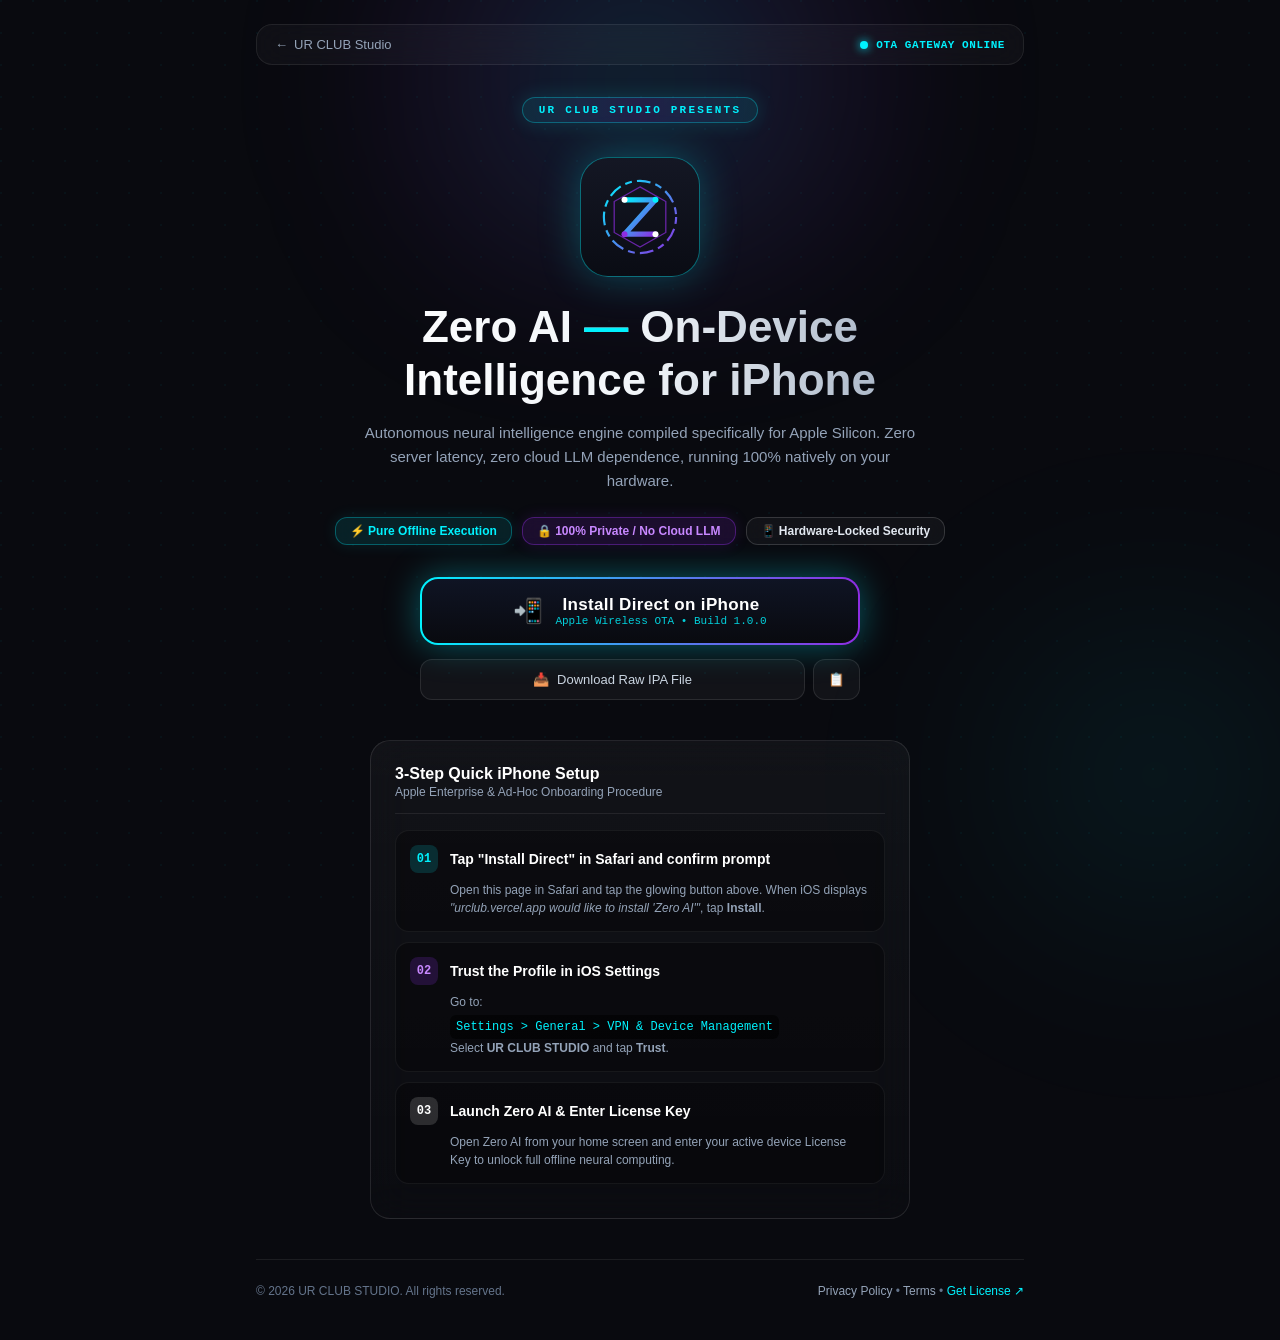
<file: zeroai/index.html>
<!DOCTYPE html>
<html lang="en">
<head>
  <meta charset="UTF-8">
  <meta name="viewport" content="width=device-width, initial-scale=1.0, maximum-scale=1.0, user-scalable=no, viewport-fit=cover">
  <title>Zero AI — On-Device Intelligence for iPhone | UR CLUB STUDIO</title>
  <meta name="description" content="Zero AI on-device neural intelligence agent for iOS. Direct OTA enterprise installation, zero cloud LLM latency, 100% private and hardware-locked security.">
  <meta name="theme-color" content="#090A0F">
  
  <link rel="icon" type="image/png" href="/zeroai/icon-57.png">
  <link rel="apple-touch-icon" href="/zeroai/icon-512.png">

  <style>
    *, *::before, *::after {
      box-sizing: border-box;
      margin: 0;
      padding: 0;
    }
    body {
      background-color: #090A0F;
      color: #E2E8F0;
      font-family: -apple-system, BlinkMacSystemFont, "Segoe UI", Roboto, Helvetica, Arial, sans-serif;
      min-height: 100vh;
      display: flex;
      flex-direction: column;
      overflow-x: hidden;
      selection-background-color: rgba(0, 242, 254, 0.3);
    }
    ::selection {
      background: rgba(0, 242, 254, 0.3);
      color: #FFFFFF;
    }
    .ambient-glow-top {
      position: fixed;
      top: -120px;
      left: 50%;
      transform: translateX(-50%);
      width: 600px;
      height: 400px;
      background: radial-gradient(circle, rgba(0,242,254,0.16) 0%, rgba(142,45,226,0.12) 50%, transparent 80%);
      filter: blur(80px);
      pointer-events: none;
      z-index: 0;
    }
    .ambient-glow-bottom {
      position: fixed;
      bottom: -100px;
      right: -100px;
      width: 450px;
      height: 450px;
      background: radial-gradient(circle, rgba(0,242,254,0.1) 0%, transparent 70%);
      filter: blur(100px);
      pointer-events: none;
      z-index: 0;
    }
    .grid-bg {
      position: fixed;
      inset: 0;
      background-image: radial-gradient(circle at 1px 1px, rgba(0, 242, 254, 0.04) 1px, transparent 0);
      background-size: 32px 32px;
      pointer-events: none;
      z-index: 0;
    }
    .container {
      position: relative;
      z-index: 10;
      max-width: 800px;
      margin: 0 auto;
      padding: 24px 16px 40px;
      width: 100%;
      display: flex;
      flex-direction: column;
      flex: 1;
    }
    header {
      display: flex;
      align-items: center;
      justify-content: space-between;
      background: rgba(255, 255, 255, 0.03);
      border: 1px solid rgba(255, 255, 255, 0.08);
      border-radius: 16px;
      padding: 12px 18px;
      margin-bottom: 32px;
      backdrop-filter: blur(16px);
      -webkit-backdrop-filter: blur(16px);
    }
    .brand-link {
      color: #94A3B8;
      text-decoration: none;
      font-size: 13px;
      font-weight: 500;
      display: flex;
      align-items: center;
      gap: 6px;
      transition: color 0.2s;
    }
    .brand-link:hover {
      color: #00F2FE;
    }
    .ota-badge {
      display: flex;
      align-items: center;
      gap: 8px;
      font-size: 11px;
      font-family: monospace;
      color: #00F2FE;
      font-weight: 600;
      text-transform: uppercase;
      letter-spacing: 0.05em;
    }
    .dot-pulse {
      width: 8px;
      height: 8px;
      background: #00F2FE;
      border-radius: 50%;
      box-shadow: 0 0 10px #00F2FE;
    }
    .hero {
      text-align: center;
      display: flex;
      flex-direction: column;
      align-items: center;
      flex: 1;
    }
    .pill-header {
      display: inline-flex;
      align-items: center;
      gap: 8px;
      padding: 6px 16px;
      border-radius: 9999px;
      background: linear-gradient(90deg, rgba(0,242,254,0.1), rgba(142,45,226,0.15), rgba(0,242,254,0.1));
      border: 1px solid rgba(0,242,254,0.3);
      font-size: 11px;
      font-family: monospace;
      font-weight: 700;
      letter-spacing: 0.2em;
      color: #00F2FE;
      text-transform: uppercase;
      margin-bottom: 24px;
      box-shadow: 0 0 20px rgba(0,242,254,0.15);
    }
    .logo-box {
      position: relative;
      width: 120px;
      height: 120px;
      margin: 10px 0 24px;
      border-radius: 28px;
      background: linear-gradient(180deg, #141724 0%, #0A0C14 100%);
      border: 1px solid rgba(0, 242, 254, 0.4);
      padding: 16px;
      box-shadow: 0 0 40px rgba(0, 242, 254, 0.25);
      display: flex;
      align-items: center;
      justify-content: center;
    }
    .logo-box svg {
      width: 100%;
      height: 100%;
    }
    h1 {
      font-size: 32px;
      font-weight: 900;
      line-height: 1.2;
      background: linear-gradient(90deg, #FFFFFF 0%, #F1F5F9 50%, #94A3B8 100%);
      -webkit-background-clip: text;
      -webkit-text-fill-color: transparent;
      max-width: 650px;
    }
    @media (min-width: 640px) {
      h1 { font-size: 44px; }
    }
    .cyan-accent {
      color: #00F2FE;
      -webkit-text-fill-color: #00F2FE;
    }
    .subtitle {
      margin-top: 14px;
      font-size: 15px;
      color: #94A3B8;
      max-width: 560px;
      line-height: 1.6;
    }
    .badges {
      display: flex;
      flex-wrap: wrap;
      justify-content: center;
      gap: 10px;
      margin: 24px 0 32px;
      max-width: 650px;
    }
    .badge {
      display: inline-flex;
      align-items: center;
      gap: 6px;
      padding: 6px 14px;
      border-radius: 12px;
      font-size: 12px;
      font-weight: 600;
      backdrop-filter: blur(8px);
    }
    .badge-cyan {
      background: rgba(0, 242, 254, 0.1);
      border: 1px solid rgba(0, 242, 254, 0.3);
      color: #00F2FE;
      box-shadow: 0 0 15px rgba(0, 242, 254, 0.1);
    }
    .badge-violet {
      background: rgba(142, 45, 226, 0.15);
      border: 1px solid rgba(142, 45, 226, 0.4);
      color: #c888ff;
      box-shadow: 0 0 15px rgba(142, 45, 226, 0.15);
    }
    .badge-dark {
      background: rgba(255, 255, 255, 0.04);
      border: 1px solid rgba(255, 255, 255, 0.15);
      color: #E2E8F0;
    }
    .cta-container {
      width: 100%;
      max-width: 440px;
      display: flex;
      flex-direction: column;
      gap: 14px;
      margin-bottom: 40px;
    }
    .btn-install {
      position: relative;
      text-decoration: none;
      border-radius: 18px;
      padding: 2px;
      background: linear-gradient(90deg, #00F2FE, #8E2DE2, #00F2FE);
      background-size: 200% auto;
      animation: gradientShift 4s linear infinite;
      box-shadow: 0 0 35px rgba(0, 242, 254, 0.35);
      transition: transform 0.2s;
      display: block;
    }
    .btn-install:hover {
      transform: scale(1.02);
    }
    .btn-install:active {
      transform: scale(0.98);
    }
    .btn-install-inner {
      display: flex;
      align-items: center;
      justify-content: center;
      gap: 12px;
      padding: 16px 24px;
      border-radius: 16px;
      background: linear-gradient(180deg, #0F1424 0%, #090A0F 100%);
    }
    .btn-install-emoji {
      font-size: 24px;
    }
    .btn-text-main {
      font-size: 17px;
      font-weight: 700;
      color: #FFFFFF;
      letter-spacing: 0.02em;
    }
    .btn-text-sub {
      font-size: 11px;
      color: rgba(0, 242, 254, 0.85);
      font-family: monospace;
    }
    .btn-secondary-row {
      display: flex;
      gap: 8px;
    }
    .btn-ipa {
      flex: 1;
      display: flex;
      align-items: center;
      justify-content: center;
      gap: 8px;
      padding: 12px 16px;
      border-radius: 12px;
      background: rgba(255, 255, 255, 0.04);
      border: 1px solid rgba(255, 255, 255, 0.1);
      color: #CBD5E1;
      text-decoration: none;
      font-size: 13px;
      font-weight: 500;
      transition: all 0.2s;
    }
    .btn-ipa:hover {
      background: rgba(255, 255, 255, 0.08);
      border-color: rgba(0, 242, 254, 0.4);
      color: #FFFFFF;
    }
    .btn-copy {
      padding: 12px 14px;
      border-radius: 12px;
      background: rgba(255, 255, 255, 0.04);
      border: 1px solid rgba(255, 255, 255, 0.1);
      color: #94A3B8;
      cursor: pointer;
      transition: all 0.2s;
    }
    .btn-copy:hover {
      background: rgba(255, 255, 255, 0.08);
      color: #00F2FE;
    }
    .guide-card {
      width: 100%;
      max-width: 540px;
      background: linear-gradient(180deg, rgba(255,255,255,0.04) 0%, rgba(255,255,255,0.01) 100%);
      border: 1px solid rgba(255, 255, 255, 0.1);
      border-radius: 20px;
      padding: 24px;
      backdrop-filter: blur(20px);
      margin-bottom: 40px;
      text-align: left;
    }
    .guide-header {
      display: flex;
      align-items: center;
      justify-content: space-between;
      border-bottom: 1px solid rgba(255, 255, 255, 0.08);
      padding-bottom: 14px;
      margin-bottom: 16px;
    }
    .guide-title {
      font-size: 16px;
      font-weight: 700;
      color: #FFFFFF;
    }
    .guide-sub {
      font-size: 12px;
      color: #94A3B8;
      margin-top: 2px;
    }
    .step-item {
      background: rgba(0, 0, 0, 0.3);
      border: 1px solid rgba(255, 255, 255, 0.06);
      border-radius: 14px;
      padding: 14px;
      margin-bottom: 10px;
    }
    .step-head {
      display: flex;
      align-items: center;
      gap: 12px;
      font-size: 14px;
      font-weight: 600;
      color: #FFFFFF;
    }
    .step-num {
      width: 28px;
      height: 28px;
      border-radius: 8px;
      background: rgba(0, 242, 254, 0.15);
      color: #00F2FE;
      display: flex;
      align-items: center;
      justify-content: center;
      font-family: monospace;
      font-size: 12px;
      font-weight: 700;
    }
    .step-desc {
      margin-top: 8px;
      font-size: 12px;
      color: #94A3B8;
      padding-left: 40px;
      line-height: 1.5;
    }
    .step-desc code {
      display: inline-block;
      background: rgba(0, 0, 0, 0.6);
      padding: 3px 6px;
      border-radius: 6px;
      font-family: monospace;
      color: #00F2FE;
      margin-top: 4px;
    }
    footer {
      border-top: 1px solid rgba(255, 255, 255, 0.08);
      padding-top: 24px;
      display: flex;
      align-items: center;
      justify-content: space-between;
      font-size: 12px;
      color: #64748B;
      flex-wrap: wrap;
      gap: 12px;
    }
    footer a {
      color: #94A3B8;
      text-decoration: none;
      transition: color 0.2s;
    }
    footer a:hover {
      color: #00F2FE;
    }
    @keyframes gradientShift {
      0% { background-position: 0% 50%; }
      50% { background-position: 100% 50%; }
      100% { background-position: 0% 50%; }
    }
  </style>
</head>
<body>
  <div class="ambient-glow-top"></div>
  <div class="ambient-glow-bottom"></div>
  <div class="grid-bg"></div>

  <div class="container">
    <header>
      <a href="/" class="brand-link">
        <span>&larr;</span>
        <span>UR CLUB Studio</span>
      </a>
      <div class="ota-badge">
        <div class="dot-pulse"></div>
        <span>OTA Gateway Online</span>
      </div>
    </header>

    <main class="hero">
      <div class="pill-header">
        UR CLUB STUDIO PRESENTS
      </div>

      <div class="logo-box">
        <svg viewBox="0 0 100 100" fill="none" xmlns="http://www.w3.org/2000/svg">
          <defs>
            <linearGradient id="neonGradient" x1="0%" y1="0%" x2="100%" y2="100%">
              <stop offset="0%" stop-color="#00F2FE"/>
              <stop offset="100%" stop-color="#8E2DE2"/>
            </linearGradient>
          </defs>
          <circle cx="50" cy="50" r="42" stroke="url(#neonGradient)" stroke-width="2.5" stroke-dasharray="8 6 16 6"/>
          <polygon points="50,15 80,32 80,68 50,85 20,68 20,32" stroke="#8E2DE2" stroke-width="1.5" stroke-opacity="0.7"/>
          <path d="M32 30 H68 L32 70 H68" stroke="url(#neonGradient)" stroke-width="6" stroke-linecap="round" stroke-linejoin="round"/>
          <circle cx="32" cy="30" r="3.5" fill="#FFFFFF"/>
          <circle cx="68" cy="30" r="3.5" fill="#00F2FE"/>
          <circle cx="32" cy="70" r="3.5" fill="#8E2DE2"/>
          <circle cx="68" cy="70" r="3.5" fill="#FFFFFF"/>
        </svg>
      </div>

      <h1>Zero AI <span class="cyan-accent">—</span> On-Device Intelligence for iPhone</h1>
      <p class="subtitle">
        Autonomous neural intelligence engine compiled specifically for Apple Silicon. Zero server latency, zero cloud LLM dependence, running 100% natively on your hardware.
      </p>

      <div class="badges">
        <div class="badge badge-cyan">⚡ Pure Offline Execution</div>
        <div class="badge badge-violet">🔒 100% Private / No Cloud LLM</div>
        <div class="badge badge-dark">📱 Hardware-Locked Security</div>
      </div>

      <div class="cta-container">
        <!-- Direct Apple OTA Install -->
        <a class="btn-install" href="itms-services://?action=download-manifest&url=https://urclub.vercel.app/zeroai/manifest.plist">
          <div class="btn-install-inner">
            <span class="btn-install-emoji">📲</span>
            <div>
              <div class="btn-text-main">Install Direct on iPhone</div>
              <div class="btn-text-sub">Apple Wireless OTA • Build 1.0.0</div>
            </div>
          </div>
        </a>

        <!-- Fallback IPA & Copy Link -->
        <div class="btn-secondary-row">
          <a class="btn-ipa" href="/zeroai/ZeroAI.ipa" download="ZeroAI.ipa">
            <span>📥</span>
            <span>Download Raw IPA File</span>
          </a>
          <button class="btn-copy" id="copyBtn" onclick="copyManifest()" title="Copy OTA Link">
            📋
          </button>
        </div>
      </div>

      <!-- Quick 3-Step Setup Guide -->
      <div class="guide-card">
        <div class="guide-header">
          <div>
            <div class="guide-title">3-Step Quick iPhone Setup</div>
            <div class="guide-sub">Apple Enterprise &amp; Ad-Hoc Onboarding Procedure</div>
          </div>
        </div>

        <div class="step-item">
          <div class="step-head">
            <div class="step-num">01</div>
            <div>Tap "Install Direct" in Safari and confirm prompt</div>
          </div>
          <div class="step-desc">
            Open this page in Safari and tap the glowing button above. When iOS displays <em>"urclub.vercel.app would like to install 'Zero AI'"</em>, tap <strong>Install</strong>.
          </div>
        </div>

        <div class="step-item">
          <div class="step-head">
            <div class="step-num" style="color: #c888ff; background: rgba(142,45,226,0.2);">02</div>
            <div>Trust the Profile in iOS Settings</div>
          </div>
          <div class="step-desc">
            Go to:
            <br>
            <code>Settings &gt; General &gt; VPN &amp; Device Management</code>
            <br>
            Select <strong>UR CLUB STUDIO</strong> and tap <strong>Trust</strong>.
          </div>
        </div>

        <div class="step-item">
          <div class="step-head">
            <div class="step-num" style="color: #FFFFFF; background: rgba(255,255,255,0.15);">03</div>
            <div>Launch Zero AI &amp; Enter License Key</div>
          </div>
          <div class="step-desc">
            Open Zero AI from your home screen and enter your active device License Key to unlock full offline neural computing.
          </div>
        </div>
      </div>
    </main>

    <footer>
      <div>&copy; 2026 UR CLUB STUDIO. All rights reserved.</div>
      <div>
        <a href="/privacy">Privacy Policy</a> &bull;
        <a href="/terms">Terms</a> &bull;
        <a href="https://t.me/urclub" target="_blank" style="color: #00F2FE;">Get License &nearr;</a>
      </div>
    </footer>
  </div>

  <script>
    function copyManifest() {
      const url = "itms-services://?action=download-manifest&url=https://urclub.vercel.app/zeroai/manifest.plist";
      navigator.clipboard.writeText(url).then(function() {
        const btn = document.getElementById("copyBtn");
        btn.textContent = "✅";
        setTimeout(() => { btn.textContent = "📋"; }, 2500);
      });
    }
  </script>
</body>
</html>
</file>
